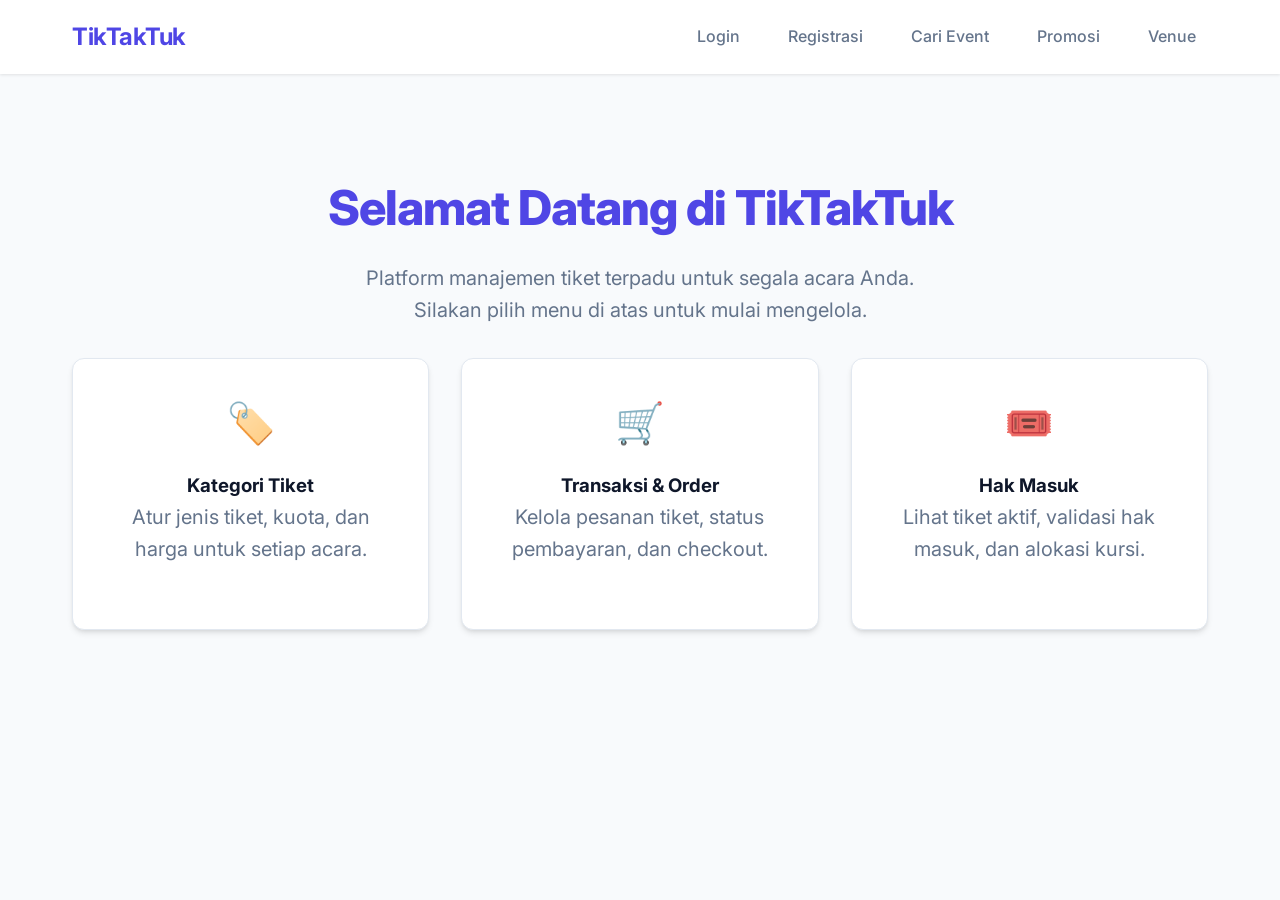
<file: index.html>
<!DOCTYPE html>
<html lang="id">
<head>
    <meta charset="UTF-8">
    <meta name="viewport" content="width=device-width, initial-scale=1.0">
    <title>TikTakTuk - Dashboard</title>
    <link rel="stylesheet" href="css/style.css">
</head>
<body>
    <header id="dynamicNavbar"></header>

    <main>
        <div class="hero">
            <h1>Selamat Datang di TikTakTuk</h1>
            <p>Platform manajemen tiket terpadu untuk segala acara Anda. Silakan pilih menu di atas untuk mulai mengelola.</p>
            
            <div class="features">
                <a href="pages/ticket-category.html" class="card feature-card">
                    <div class="feature-icon">🏷️</div>
                    <h3>Kategori Tiket</h3>
                    <p>Atur jenis tiket, kuota, dan harga untuk setiap acara.</p>
                </a>
                <a href="pages/order.html" class="card feature-card">
                    <div class="feature-icon">🛒</div>
                    <h3>Transaksi & Order</h3>
                    <p>Kelola pesanan tiket, status pembayaran, dan checkout.</p>
                </a>
                <a href="pages/ticket.html" class="card feature-card">
                    <div class="feature-icon">🎟️</div>
                    <h3>Hak Masuk</h3>
                    <p>Lihat tiket aktif, validasi hak masuk, dan alokasi kursi.</p>
                </a>
            </div>
        </div>
    </main>

    <script src="js/app.js"></script>
</body>
</html>
</file>
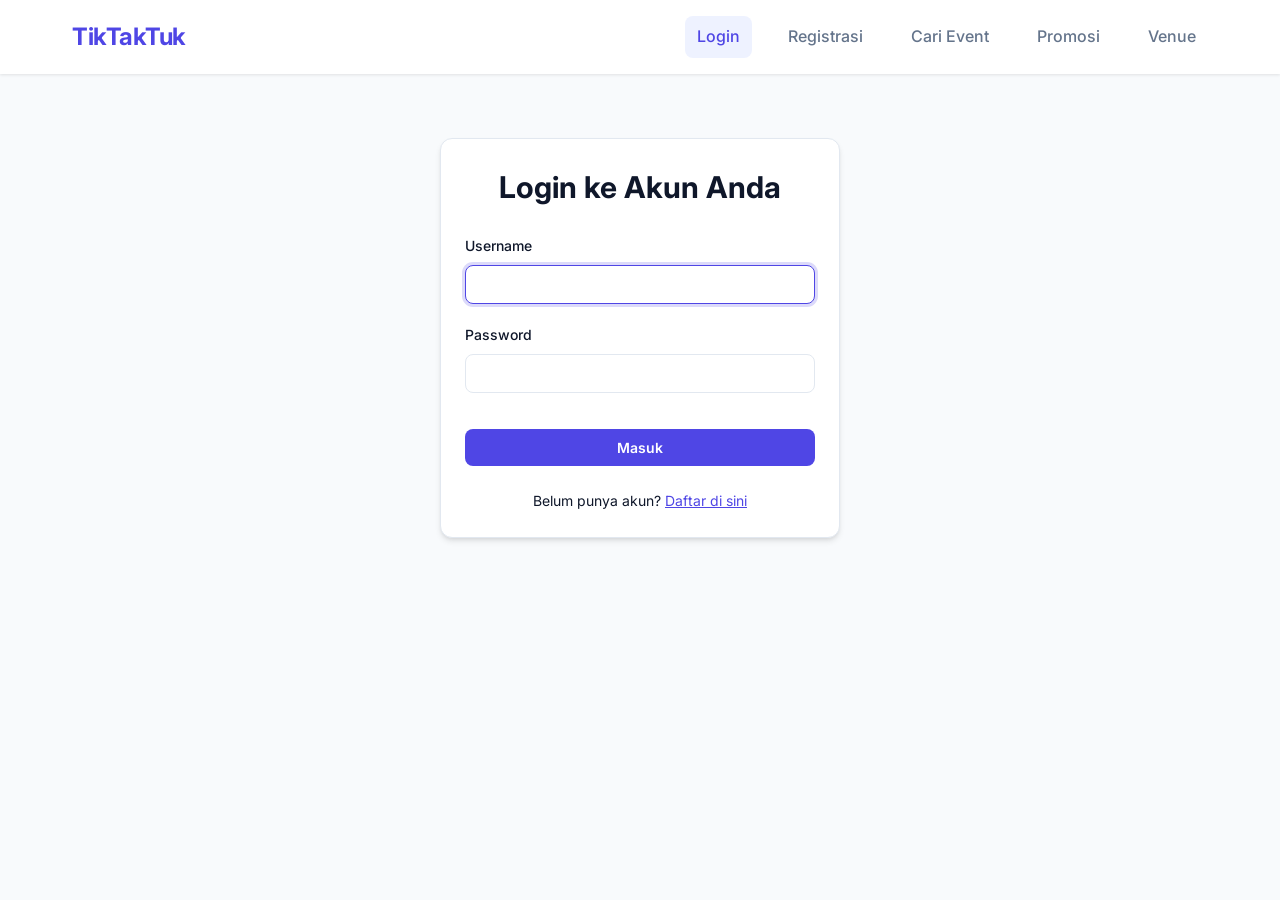
<file: pages/checkout.html>
<!DOCTYPE html>
<html lang="id">
<head>
    <meta charset="UTF-8">
    <meta name="viewport" content="width=device-width, initial-scale=1.0">
    <title>Checkout Tiket - TikTakTuk</title>
    <link rel="stylesheet" href="../css/style.css">
    <style>
        .checkout-container {
            display: grid;
            grid-template-columns: 2fr 1fr;
            gap: 2rem;
            margin-top: 2rem;
        }
        @media (max-width: 768px) {
            .checkout-container { grid-template-columns: 1fr; }
        }
        .ticket-cat-card {
            border: 2px solid var(--border);
            border-radius: var(--radius);
            padding: 1rem;
            margin-bottom: 1rem;
            cursor: pointer;
            transition: all 0.2s;
            display: flex;
            justify-content: space-between;
            align-items: center;
        }
        .ticket-cat-card:hover { border-color: var(--primary); }
        .ticket-cat-card.selected {
            border-color: var(--primary);
            background-color: #f0f7ff;
        }
        .summary-card {
            position: sticky;
            top: 2rem;
            background: #f8f9fa;
        }
        .summary-row {
            display: flex;
            justify-content: space-between;
            margin-bottom: 0.5rem;
        }
        .summary-total {
            font-size: 1.25rem;
            font-weight: bold;
            color: var(--primary);
            border-top: 1px solid var(--border);
            padding-top: 1rem;
            margin-top: 1rem;
        }
        .promo-group {
            display: flex;
            gap: 0.5rem;
        }
    </style>
</head>
<body>
    <header id="dynamicNavbar"></header>

    <main class="container">
        <h1 class="page-title">Checkout Tiket</h1>
        
        <div id="errorMsg" class="d-none" style="color: var(--danger); background: #ffebee; padding: 1rem; border-radius: var(--radius); margin-bottom: 1rem;"></div>

        <div class="checkout-container" id="checkoutContent" style="display: none;">
            <!-- Kiri: Form -->
            <div>
                <div class="card" style="margin-bottom: 1.5rem;">
                    <h2 id="evName" style="color: var(--primary); margin-bottom: 0.5rem;">Nama Event</h2>
                    <p id="evDetails" style="color: var(--text-muted);"></p>
                </div>

                <div class="card" style="margin-bottom: 1.5rem;">
                    <h3>Pilih Kategori Tiket</h3>
                    <p style="color: var(--text-muted); font-size: 0.875rem; margin-bottom: 1rem;">Pilih satu kategori tiket di bawah ini:</p>
                    <div id="categoriesList"></div>
                </div>

                <div class="card" style="margin-bottom: 1.5rem;">
                    <div class="form-group">
                        <label for="ticketQty">Jumlah Tiket (Maks. 10)</label>
                        <input type="number" id="ticketQty" class="form-control" min="1" max="10" value="1">
                    </div>

                    <div class="form-group" id="seatSelectionGroup" style="display: none;">
                        <label for="seatSelect">Pilih Kursi (Opsional)</label>
                        <select id="seatSelect" class="form-control">
                            <option value="">-- Pilih Kursi --</option>
                        </select>
                        <p style="font-size: 0.75rem; color: var(--text-muted); margin-top: 0.25rem;">Hanya bisa memilih 1 kursi untuk perwakilan order.</p>
                    </div>

                    <div class="form-group">
                        <label for="promoCode">Kode Promo (Opsional)</label>
                        <div class="promo-group">
                            <input type="text" id="promoCode" class="form-control" placeholder="Masukkan kode promo">
                            <button type="button" id="btnApplyPromo" class="btn btn-secondary">Terapkan</button>
                        </div>
                        <div id="promoMsg" style="font-size: 0.875rem; margin-top: 0.5rem; font-weight: bold;"></div>
                    </div>
                </div>
            </div>

            <!-- Kanan: Ringkasan -->
            <div>
                <div class="card summary-card">
                    <h3 style="margin-bottom: 1.5rem;">Ringkasan Pesanan</h3>
                    
                    <div class="summary-row">
                        <span id="sumCatName">Belum ada kategori</span>
                        <span id="sumCatPrice">Rp 0</span>
                    </div>
                    <div class="summary-row">
                        <span>Kuantitas</span>
                        <span id="sumQty">x1</span>
                    </div>
                    <div class="summary-row" id="sumDiscountRow" style="display: none; color: var(--danger);">
                        <span>Diskon Promo</span>
                        <span id="sumDiscountVal">-Rp 0</span>
                    </div>
                    <div class="summary-row">
                        <span>Biaya Layanan</span>
                        <span>Rp 5.000</span>
                    </div>

                    <div class="summary-row summary-total">
                        <span>Total Tagihan</span>
                        <span id="sumTotal">Rp 0</span>
                    </div>

                    <button id="btnPay" class="btn btn-primary" style="width: 100%; margin-top: 1.5rem; font-size: 1.1rem; padding: 1rem;">Bayar Sekarang</button>
                </div>
            </div>
        </div>
    </main>

    <script src="../js/app.js"></script>
    <script src="../js/checkout.js"></script>
</body>
</html>
</file>
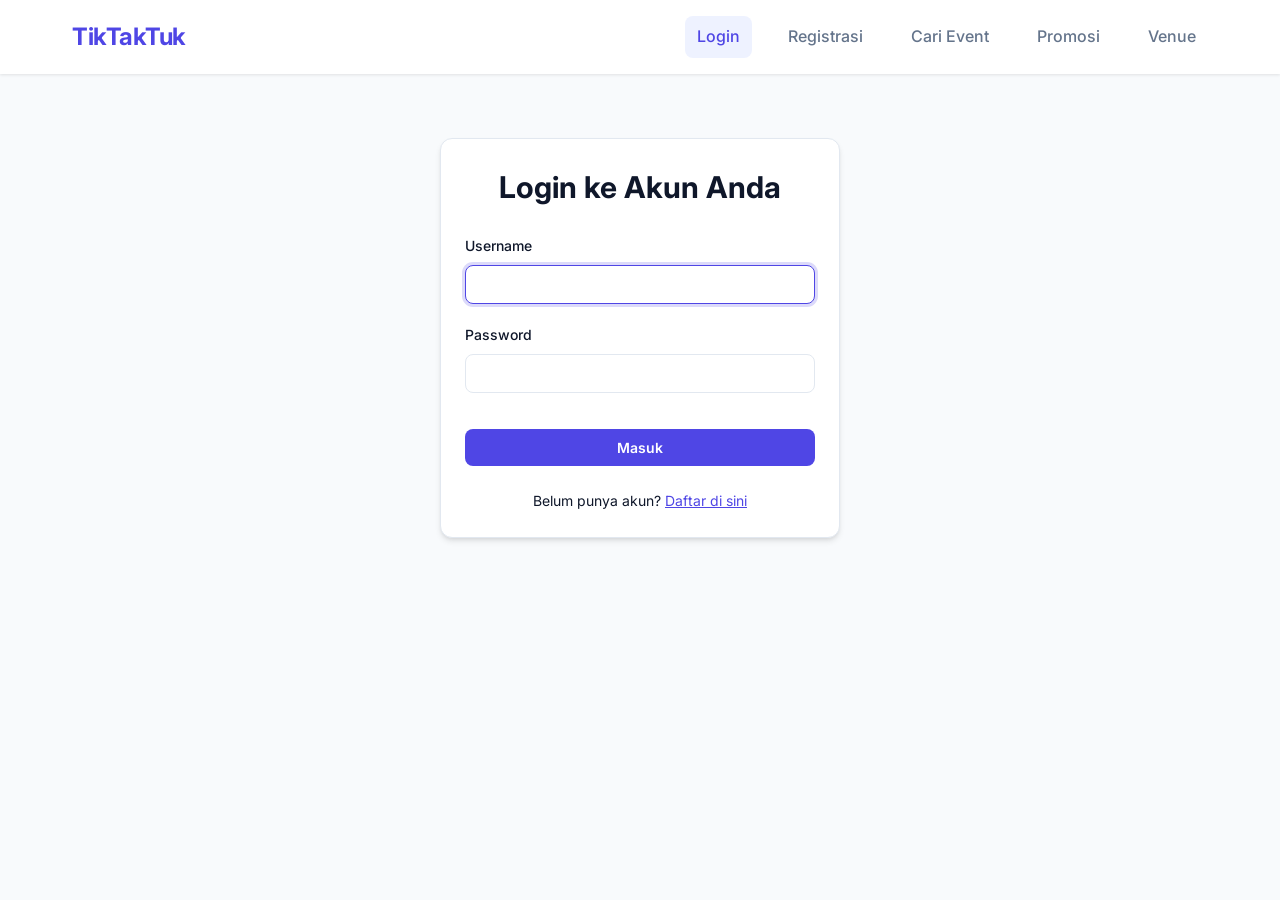
<file: pages/login.html>
<!DOCTYPE html>
<html lang="id">
<head>
    <meta charset="UTF-8">
    <meta name="viewport" content="width=device-width, initial-scale=1.0">
    <title>Login - TikTakTuk</title>
    <link rel="stylesheet" href="../css/style.css">
    <style>
        .auth-container { max-width: 400px; margin: 4rem auto; }
    </style>
</head>
<body>
    <header id="dynamicNavbar"></header>
    <main>
        <div class="card auth-container">
            <h2 class="page-title" style="text-align: center; margin-bottom: 1.5rem;">Login ke Akun Anda</h2>
            <div id="loginError" class="d-none" style="color: var(--danger); margin-bottom: 1rem; text-align: center; font-size: 0.875rem;"></div>
            <form id="loginForm">
                <div class="form-group">
                    <label for="loginUsername">Username</label>
                    <input type="text" id="loginUsername" class="form-control" required autofocus>
                </div>
                <div class="form-group">
                    <label for="loginPassword">Password</label>
                    <input type="password" id="loginPassword" class="form-control" required>
                </div>
                <button type="submit" class="btn btn-primary" style="width: 100%; margin-top: 1rem;">Masuk</button>
            </form>
            <p style="text-align: center; margin-top: 1.5rem; font-size: 0.875rem;">
                Belum punya akun? <a href="register.html" style="color: var(--primary);">Daftar di sini</a>
            </p>
        </div>
    </main>
    <script src="../js/app.js"></script>
    <script src="../js/auth.js"></script>
</body>
</html>
</file>
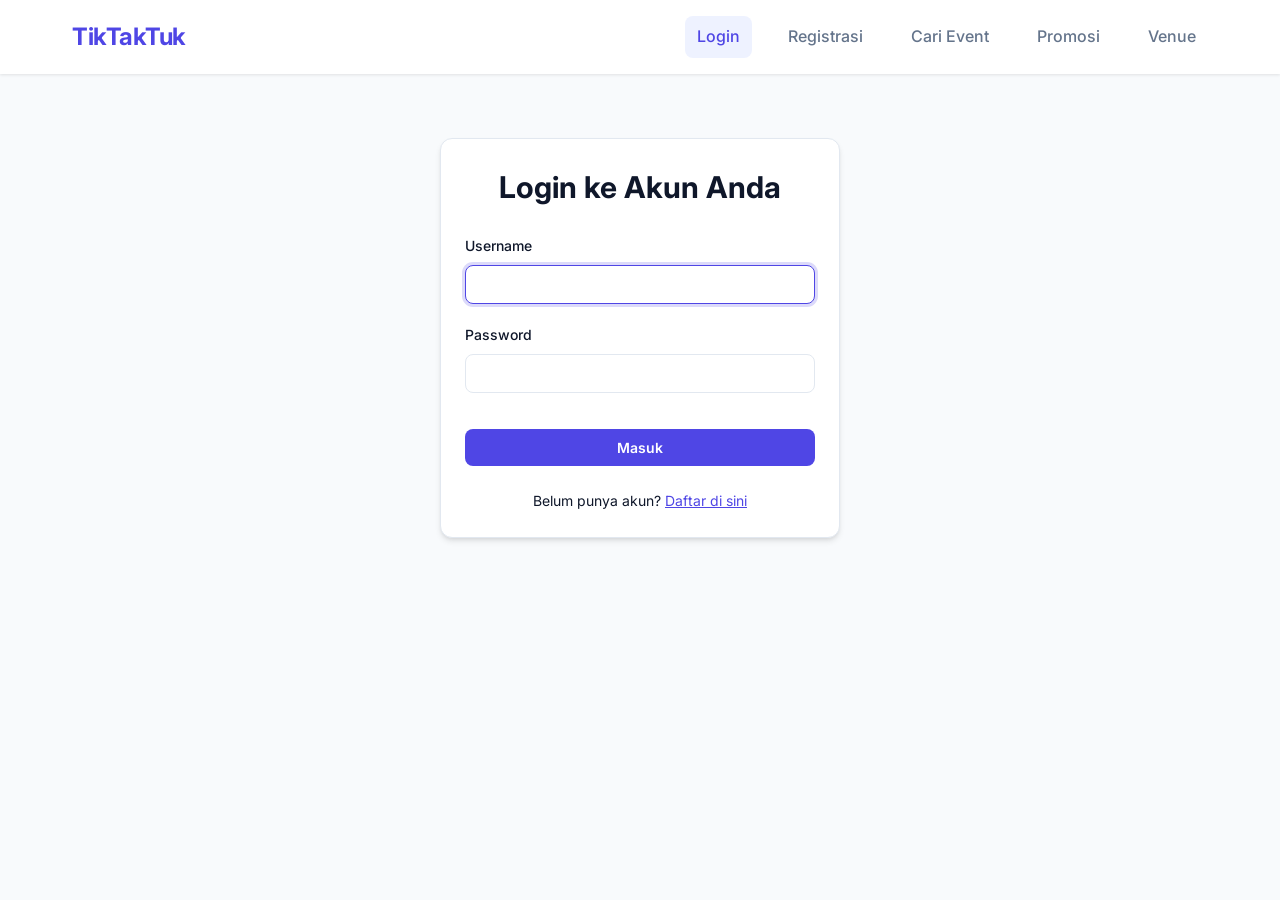
<file: pages/orders.html>
<!DOCTYPE html>
<html lang="id">
<head>
    <meta charset="UTF-8">
    <meta name="viewport" content="width=device-width, initial-scale=1.0">
    <title>Daftar Order - TikTakTuk</title>
    <link rel="stylesheet" href="../css/style.css">
</head>
<body>
    <header id="dynamicNavbar"></header>

    <main class="container">
        <h1 class="page-title">Daftar Order</h1>

        <div class="features" id="orderStats">
            <!-- Stats panels injected here -->
        </div>

        <div class="card" style="margin-bottom: 2rem;">
            <div style="display: flex; gap: 1rem; margin-bottom: 1.5rem; flex-wrap: wrap;">
                <input type="text" id="searchOrderId" class="form-control" placeholder="Cari Order ID..." style="flex: 1; min-width: 200px;">
                <select id="filterStatus" class="form-control" style="width: auto; min-width: 150px;">
                    <option value="">Semua Status</option>
                    <option value="Lunas">Lunas</option>
                    <option value="Pending">Pending</option>
                    <option value="Dibatalkan">Dibatalkan</option>
                </select>
            </div>

            <div style="overflow-x: auto;">
                <table class="table" id="ordersTable">
                    <thead>
                        <tr>
                            <th>ORDER ID</th>
                            <th>TANGGAL</th>
                            <th id="thPelanggan" style="display: none;">PELANGGAN</th>
                            <th>STATUS</th>
                            <th>TOTAL</th>
                            <th id="thAction" style="display: none; text-align: right;"></th>
                        </tr>
                    </thead>
                    <tbody id="ordersTbody">
                        <!-- Rows injected here -->
                    </tbody>
                </table>
            </div>
        </div>
    </main>

    <!-- Modal Update Order -->
    <div id="updateModal" class="modal-backdrop">
        <div class="modal">
            <h2 style="margin-bottom: 1.5rem; color: var(--primary);">Update Status Order</h2>
            <form id="updateForm">
                <input type="hidden" id="updOrderId">
                <div class="form-group">
                    <label>Order ID</label>
                    <input type="text" id="updOrderDisplay" class="form-control" disabled>
                </div>
                <div class="form-group">
                    <label for="updStatus">Payment Status</label>
                    <select id="updStatus" class="form-control">
                        <option value="Pending">Pending</option>
                        <option value="Lunas">Lunas</option>
                        <option value="Dibatalkan">Dibatalkan</option>
                    </select>
                </div>
                <div style="display: flex; gap: 1rem; margin-top: 1.5rem;">
                    <button type="button" class="btn btn-secondary" onclick="closeModal('updateModal')" style="flex: 1;">Batal</button>
                    <button type="submit" class="btn btn-primary" style="flex: 1;">Update</button>
                </div>
            </form>
        </div>
    </div>

    <!-- Modal Delete Order -->
    <div id="deleteModal" class="modal-backdrop">
        <div class="modal">
            <h2 style="margin-bottom: 1rem; color: var(--danger);">Hapus Order</h2>
            <p style="color: var(--text-muted); margin-bottom: 1.5rem;">Apakah Anda yakin ingin menghapus catatan order ini? Tindakan ini tidak dapat dibatalkan.</p>
            <input type="hidden" id="delOrderId">
            <div style="display: flex; gap: 1rem; justify-content: flex-end;">
                <button type="button" class="btn btn-secondary" onclick="closeModal('deleteModal')">Batal</button>
                <button type="button" class="btn btn-danger" onclick="executeDeleteOrder()">Hapus</button>
            </div>
        </div>
    </div>

    <script src="../js/app.js"></script>
    <script src="../js/orders.js"></script>
</body>
</html>
</file>
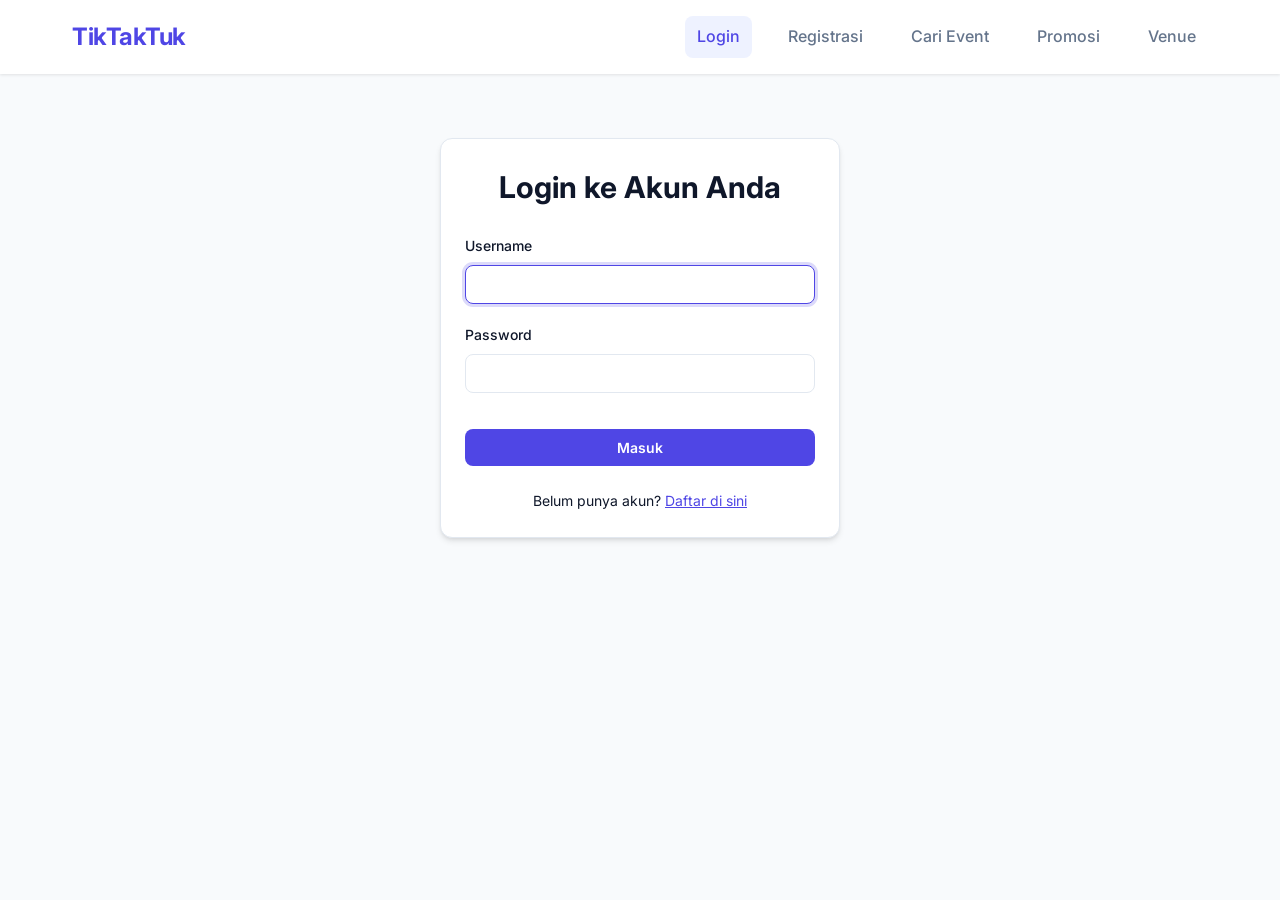
<file: pages/profile.html>
<!DOCTYPE html>
<html lang="id">
<head>
    <meta charset="UTF-8">
    <meta name="viewport" content="width=device-width, initial-scale=1.0">
    <title>Profil & Dashboard - TikTakTuk</title>
    <link rel="stylesheet" href="../css/style.css">
    <style>
        .profile-container { display: grid; grid-template-columns: 1fr 2fr; gap: 2rem; }
        @media (max-width: 768px) { .profile-container { grid-template-columns: 1fr; } }
        .stats-grid { display: grid; grid-template-columns: repeat(auto-fit, minmax(150px, 1fr)); gap: 1rem; margin-bottom: 2rem; }
        .stat-card { background: #f8fafc; padding: 1.5rem; border-radius: 12px; text-align: center; border: 1px solid var(--border); }
        .stat-card h3 { font-size: 2rem; color: var(--primary); margin-bottom: 0.5rem; }
        .stat-card p { color: var(--text-muted); font-size: 0.875rem; font-weight: 500; }
        .table { width: 100%; border-collapse: collapse; margin-top: 1rem; }
        .table th, .table td { border: 1px solid var(--border); padding: 0.75rem; text-align: left; }
    </style>
</head>
<body>
    <header id="dynamicNavbar"></header>
    <main>
        <div class="page-header" style="display: flex; justify-content: space-between; align-items: center;">
            <h1 class="page-title">Dashboard Pengguna</h1>
            <button id="btnLogoutTop" class="btn btn-danger" onclick="logout()" style="display: none;">Logout</button>
        </div>

        <div class="stats-grid" id="dashboardStats"></div>

        <div id="extraDashboardContent" style="margin-bottom: 2rem;"></div>

        <div class="profile-container">
            <div class="card">
                <h2 style="margin-bottom: 1.5rem; display: flex; justify-content: space-between; align-items: center;">
                    Profil Saya
                    <button id="btnEditMode" class="btn btn-sm btn-secondary">Edit</button>
                </h2>
                <div id="profileSuccess" class="d-none" style="color: var(--secondary); margin-bottom: 1rem; font-size: 0.875rem; font-weight: bold;"></div>
                
                <form id="profileForm">
                    <div class="form-group">
                        <label>Role</label>
                        <input type="text" id="profRole" class="form-control" disabled>
                    </div>
                    <div class="form-group">
                        <label>Username</label>
                        <input type="text" id="profUsername" class="form-control" disabled>
                    </div>
                    <div class="form-group" id="groupProfName">
                        <label id="lblProfName">Nama Lengkap</label>
                        <input type="text" id="profFullName" class="form-control" disabled>
                    </div>
                    <div class="form-group" id="groupProfEmail">
                        <label>Email</label>
                        <input type="email" id="profEmail" class="form-control" disabled>
                    </div>
                    <div class="form-group" id="groupProfPhone">
                        <label>Nomor Telepon</label>
                        <input type="tel" id="profPhone" class="form-control" disabled>
                    </div>

                    <button type="submit" id="btnUpdateProfile" class="btn btn-primary d-none" style="width: 100%; margin-bottom: 1rem;">Simpan Perubahan</button>
                    <button type="button" class="btn btn-secondary" onclick="openModal('passwordModal')" style="width: 100%;">Update Password</button>
                </form>
            </div>
        </div>
    </main>

    <!-- Modal Form Update Password -->
    <div id="passwordModal" class="modal-backdrop">
        <div class="modal">
            <h2 class="modal-title">Update Password</h2>
            <div id="pwdSuccess" class="d-none" style="color: var(--secondary); margin-bottom: 1rem; font-size: 0.875rem; font-weight: bold;"></div>
            <div id="pwdError" class="d-none" style="color: var(--danger); margin-bottom: 1rem; font-size: 0.875rem; font-weight: bold;"></div>
            <form id="passwordForm">
                <div class="form-group">
                    <label>Password Lama</label>
                    <input type="password" id="oldPassword" class="form-control" required>
                </div>
                <div class="form-group">
                    <label>Password Baru</label>
                    <input type="password" id="newPassword" class="form-control" required>
                </div>
                <div class="form-group">
                    <label>Konfirmasi Password Baru</label>
                    <input type="password" id="confirmNewPassword" class="form-control" required>
                </div>
                <div class="modal-actions">
                    <button type="button" class="btn btn-secondary" onclick="closeModal('passwordModal')">Batal</button>
                    <button type="submit" class="btn btn-primary">Ubah Password</button>
                </div>
            </form>
        </div>
    </div>

    <script src="../js/app.js"></script>
    <script src="../js/profile.js"></script>
</body>
</html>
</file>
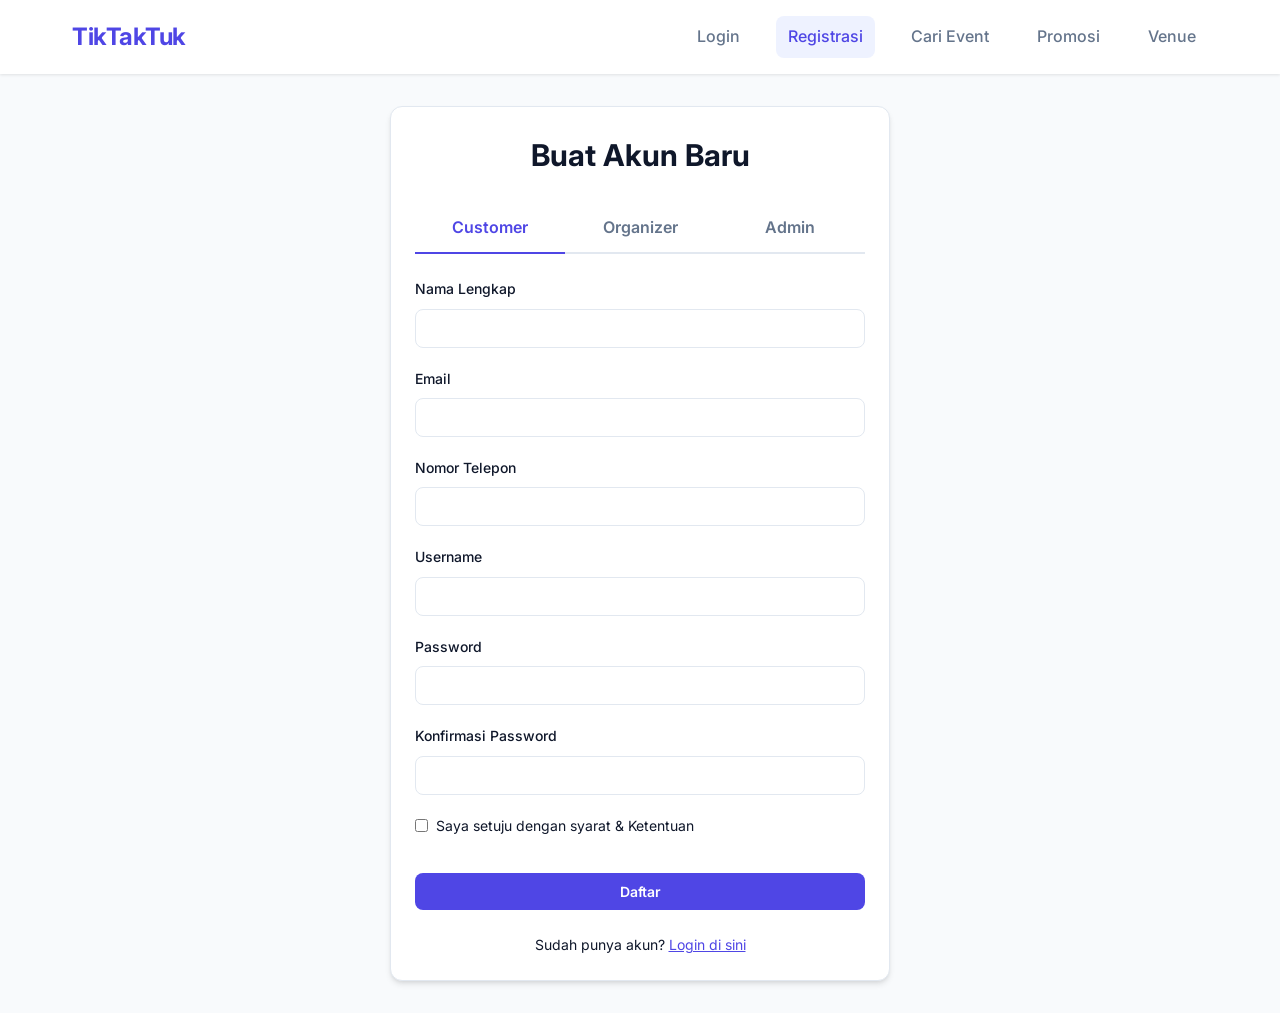
<file: pages/register.html>
<!DOCTYPE html>
<html lang="id">
<head>
    <meta charset="UTF-8">
    <meta name="viewport" content="width=device-width, initial-scale=1.0">
    <title>Registrasi - TikTakTuk</title>
    <link rel="stylesheet" href="../css/style.css">
    <style>
        .auth-container { max-width: 500px; margin: 2rem auto; }
        .role-tabs { display: flex; margin-bottom: 1.5rem; border-bottom: 2px solid var(--border); }
        .role-tab { flex: 1; text-align: center; padding: 0.75rem; cursor: pointer; font-weight: 600; color: var(--text-muted); border-bottom: 2px solid transparent; margin-bottom: -2px; }
        .role-tab.active { color: var(--primary); border-bottom-color: var(--primary); }
    </style>
</head>
<body>
    <header id="dynamicNavbar"></header>
    <main>
        <div class="card auth-container">
            <h2 class="page-title" style="text-align: center; margin-bottom: 1.5rem;">Buat Akun Baru</h2>
            <div class="role-tabs">
                <div class="role-tab active" data-role="Customer">Customer</div>
                <div class="role-tab" data-role="Organizer">Organizer</div>
                <div class="role-tab" data-role="Admin">Admin</div>
            </div>
            <div id="registerError" class="d-none" style="color: var(--danger); margin-bottom: 1rem; text-align: center; font-size: 0.875rem;"></div>
            <form id="registerForm">
                <input type="hidden" id="regRole" value="Customer">

                <div class="form-group" id="groupFullName">
                    <label id="lblFullName" for="regFullName">Nama Lengkap</label>
                    <input type="text" id="regFullName" class="form-control" required>
                </div>
                <div class="form-group" id="groupEmail">
                    <label for="regEmail">Email</label>
                    <input type="email" id="regEmail" class="form-control" required>
                </div>
                <div class="form-group" id="groupPhone">
                    <label for="regPhone">Nomor Telepon</label>
                    <input type="tel" id="regPhone" class="form-control" required>
                </div>

                <div class="form-group">
                    <label for="regUsername">Username</label>
                    <input type="text" id="regUsername" class="form-control" required>
                </div>
                <div class="form-group">
                    <label for="regPassword">Password</label>
                    <input type="password" id="regPassword" class="form-control" required>
                </div>
                <div class="form-group">
                    <label for="regConfirm">Konfirmasi Password</label>
                    <input type="password" id="regConfirm" class="form-control" required>
                </div>

                <div class="form-group" style="display: flex; align-items: center; gap: 0.5rem; margin-top: 1rem;">
                    <input type="checkbox" id="regTerms" required>
                    <label for="regTerms" style="margin-bottom: 0; font-weight: normal; font-size: 0.875rem;">Saya setuju dengan syarat & Ketentuan</label>
                </div>

                <button type="submit" class="btn btn-primary" style="width: 100%; margin-top: 1rem;">Daftar</button>
            </form>
            <p style="text-align: center; margin-top: 1.5rem; font-size: 0.875rem;">
                Sudah punya akun? <a href="login.html" style="color: var(--primary);">Login di sini</a>
            </p>
        </div>
    </main>
    <script src="../js/app.js"></script>
    <script src="../js/auth.js"></script>
</body>
</html>
</file>
<file: css/style.css>
@import url('https://fonts.googleapis.com/css2?family=Inter:wght@300;400;500;600;700&display=swap');

:root {
    --primary: #4f46e5;
    --primary-hover: #4338ca;
    --secondary: #10b981;
    --secondary-hover: #059669;
    --danger: #ef4444;
    --danger-hover: #dc2626;
    --bg-main: #f8fafc;
    --bg-card: #ffffff;
    --text-main: #0f172a;
    --text-muted: #64748b;
    --border: #e2e8f0;
    --radius: 12px;
    --shadow: 0 4px 6px -1px rgb(0 0 0 / 0.1), 0 2px 4px -2px rgb(0 0 0 / 0.1);
    --shadow-hover: 0 10px 15px -3px rgb(0 0 0 / 0.1), 0 4px 6px -4px rgb(0 0 0 / 0.1);
    --transition: all 0.3s ease;
}

* {
    margin: 0;
    padding: 0;
    box-sizing: border-box;
    font-family: 'Inter', sans-serif;
}

body {
    background-color: var(--bg-main);
    color: var(--text-main);
    line-height: 1.6;
}

/* Header & Nav */
header {
    background-color: var(--bg-card);
    box-shadow: 0 1px 3px 0 rgb(0 0 0 / 0.1);
    position: sticky;
    top: 0;
    z-index: 50;
}

.nav-container {
    max-width: 1200px;
    margin: 0 auto;
    padding: 1rem 2rem;
    display: flex;
    justify-content: space-between;
    align-items: center;
}

.logo {
    font-size: 1.5rem;
    font-weight: 700;
    color: var(--primary);
    text-decoration: none;
    letter-spacing: -0.5px;
}

.nav-links {
    display: flex;
    flex-wrap: wrap;
    gap: 1.5rem;
    align-items: center;
    justify-content: flex-end;
}

.nav-links a {
    text-decoration: none;
    color: var(--text-muted);
    font-weight: 500;
    transition: var(--transition);
    padding: 0.5rem 0.75rem;
    border-radius: 8px;
}

.nav-links a:hover, .nav-links a.active {
    color: var(--primary);
    background-color: #eef2ff;
}

.role-selector select {
    padding: 0.5rem 1rem;
    border-radius: 8px;
    border: 1px solid var(--border);
    background-color: var(--bg-main);
    font-weight: 500;
    color: var(--text-main);
    cursor: pointer;
    outline: none;
    transition: var(--transition);
}

.role-selector select:focus {
    border-color: var(--primary);
    box-shadow: 0 0 0 3px rgba(79, 70, 229, 0.2);
}

/* Main Layout */
main {
    max-width: 1200px;
    margin: 2rem auto;
    padding: 0 2rem;
}

.page-header {
    display: flex;
    justify-content: space-between;
    align-items: center;
    margin-bottom: 2rem;
}

.page-title {
    font-size: 1.875rem;
    font-weight: 700;
    color: var(--text-main);
}

/* Buttons */
.btn {
    display: inline-flex;
    align-items: center;
    justify-content: center;
    padding: 0.625rem 1.25rem;
    border-radius: 8px;
    font-weight: 600;
    font-size: 0.875rem;
    cursor: pointer;
    transition: var(--transition);
    border: none;
    outline: none;
}

.btn-primary {
    background-color: var(--primary);
    color: white;
}

.btn-primary:hover {
    background-color: var(--primary-hover);
    transform: translateY(-1px);
    box-shadow: var(--shadow);
}

.btn-danger {
    background-color: var(--danger);
    color: white;
}

.btn-danger:hover {
    background-color: var(--danger-hover);
}

.btn-secondary {
    background-color: white;
    color: var(--text-main);
    border: 1px solid var(--border);
}

.btn-secondary:hover {
    background-color: var(--bg-main);
}

.btn-sm {
    padding: 0.375rem 0.75rem;
    font-size: 0.75rem;
}

/* Cards & Tables */
.card {
    background: var(--bg-card);
    border-radius: var(--radius);
    box-shadow: var(--shadow);
    padding: 1.5rem;
    margin-bottom: 1.5rem;
    border: 1px solid var(--border);
}

.table-container {
    overflow-x: auto;
}

table {
    width: 100%;
    border-collapse: collapse;
    white-space: nowrap;
}

th {
    background-color: #f8fafc;
    color: var(--text-muted);
    font-weight: 600;
    text-transform: uppercase;
    font-size: 0.75rem;
    letter-spacing: 0.05em;
    padding: 1rem;
    text-align: left;
    border-bottom: 1px solid var(--border);
}

td {
    padding: 1rem;
    border-bottom: 1px solid var(--border);
    color: var(--text-main);
    font-size: 0.875rem;
}

tr:last-child td {
    border-bottom: none;
}

tr:hover td {
    background-color: #f1f5f9;
}

.actions {
    display: flex;
    gap: 0.5rem;
}

/* Badges */
.badge {
    padding: 0.25rem 0.75rem;
    border-radius: 9999px;
    font-size: 0.75rem;
    font-weight: 600;
}

.badge-success { background: #d1fae5; color: #065f46; }
.badge-warning { background: #fef3c7; color: #92400e; }
.badge-danger { background: #fee2e2; color: #991b1b; }
.badge-info { background: #e0e7ff; color: #3730a3; }

/* Modals */
.modal-backdrop {
    position: fixed;
    top: 0; left: 0; right: 0; bottom: 0;
    background: rgba(15, 23, 42, 0.6);
    backdrop-filter: blur(4px);
    display: flex;
    align-items: center;
    justify-content: center;
    z-index: 100;
    opacity: 0;
    pointer-events: none;
    transition: var(--transition);
}

.modal-backdrop.show {
    opacity: 1;
    pointer-events: auto;
}

.modal {
    background: var(--bg-card);
    border-radius: var(--radius);
    width: 100%;
    max-width: 500px;
    padding: 2rem;
    box-shadow: 0 20px 25px -5px rgb(0 0 0 / 0.1), 0 8px 10px -6px rgb(0 0 0 / 0.1);
    transform: scale(0.95);
    transition: var(--transition);
}

.modal-backdrop.show .modal {
    transform: scale(1);
}

.modal-title {
    font-size: 1.25rem;
    font-weight: 600;
    margin-bottom: 1.5rem;
    color: var(--text-main);
}

/* Forms */
.form-group {
    margin-bottom: 1.25rem;
}

.form-group label {
    display: block;
    font-size: 0.875rem;
    font-weight: 500;
    margin-bottom: 0.5rem;
    color: var(--text-main);
}

.form-control {
    width: 100%;
    padding: 0.625rem 1rem;
    border: 1px solid var(--border);
    border-radius: 8px;
    font-size: 0.875rem;
    transition: var(--transition);
    outline: none;
}

.form-control:focus {
    border-color: var(--primary);
    box-shadow: 0 0 0 3px rgba(79, 70, 229, 0.2);
}

.form-control:disabled {
    background-color: #f1f5f9;
    cursor: not-allowed;
}

.modal-actions {
    display: flex;
    justify-content: flex-end;
    gap: 1rem;
    margin-top: 2rem;
}

/* Hidden elements */
.d-none {
    display: none !important;
}

/* Home Page Specific */
.hero {
    text-align: center;
    padding: 4rem 0;
}

.hero h1 {
    font-size: 3rem;
    font-weight: 800;
    color: var(--primary);
    margin-bottom: 1rem;
    letter-spacing: -1px;
}

.hero p {
    font-size: 1.25rem;
    color: var(--text-muted);
    max-width: 600px;
    margin: 0 auto 2rem;
}

.features {
    display: grid;
    grid-template-columns: repeat(auto-fit, minmax(300px, 1fr));
    gap: 2rem;
    margin-top: 2rem;
}

.feature-card {
    text-align: center;
    padding: 2rem;
    transition: var(--transition);
    cursor: pointer;
    text-decoration: none;
    color: inherit;
    display: block;
}

.feature-card:hover {
    transform: translateY(-5px);
    border-color: var(--primary);
}

.feature-icon {
    font-size: 2.5rem;
    margin-bottom: 1rem;
}
</file>
